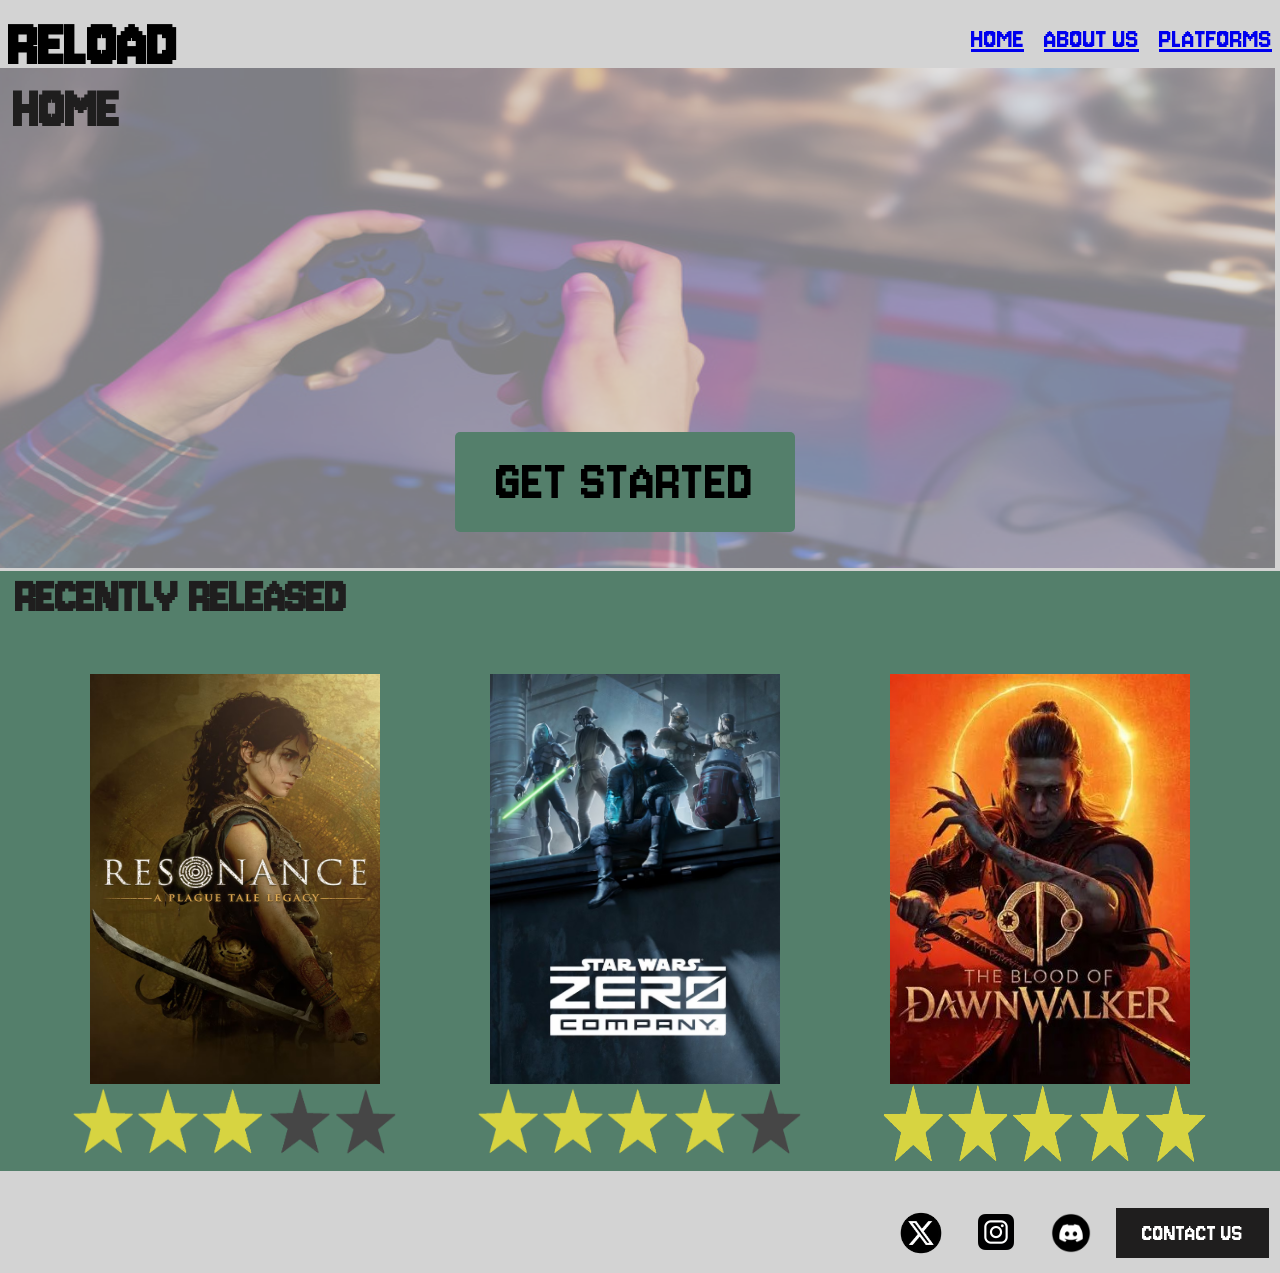
<file: index.html>
<!DOCTYPE html>
 <html lang="en">
    <html>
        <link rel="stylesheet" href="styles.css">
        <link href="https://fonts.googleapis.com/css2?family=Jersey+10&display=swap" rel="stylesheet">

        <head>
            <title>RELOAD</title>
            <!--Reagan Chapple-->
        </head>

        <body>

            <div style="display: flex; align-items: center; justify-content: space-between; gap: 20px;">
                <h1 style="margin: 0;">RELOAD</h1>
                    <div style="display: flex; gap: 20px; margin-left: auto;" class="nav-links">
                        <a href="index.html">HOME</a>
                        <a href="About.html">ABOUT US</a>
                        <a href="Platforms.html">PLATFORMS</a>
                </div>
            </div>
            <div style="position: relative; display: inline-block;">
                <img src="./Images/Home.jpg" alt="Home" class="main-img">
                <h2 style="position: absolute; top: 0; left: 0;">HOME</h2>
                <a href="Platforms.html" class="Get-Started" 
                style="position: absolute; z-index: 1;">GET STARTED</a>
            </div>

            <div class="HomeText">
                <h3>RECENTLY RELEASED</h3>
                <div style="display: flex; align-items: center; justify-content: space-between; gap: 20px;">
                    <img src="./Images/HOMERev1.avif" alt="Game 1" class="Review" style="align-items: left; margin-left: 90px;">
                    <img src="./Images/HOMERev2.avif" alt="Game 2" class="Review" style="align-items: center;">
                    <img src="./Images/HOMEREV3.jpg" alt="Game 3" class="Review" style="align-items: right; margin-right: 90px;"> 
                </div>
                <div style="display: flex; align-items: center; justify-content: space-between; gap: 20px;"> 
                    <img src="./Images/3stars.png" alt="3 Stars" class="Rating" style="align-items: left; margin-left: 70px;">
                    <img src="./Images/4stars.png" alt="4 Stars" class="Rating" style="align-items: center;">
                    <img src="./Images/5stars.png" alt="5 Stars" class="Rating" style="align-items: right; margin-right: 70px;">
                </div>
            </div>

            <footer>
                <div style="display: flex; align-items: center; justify-content: flex-end; gap: 20px; width: 100%;" class="contact-links">
                    <img src="./Images/X.png" alt="Contact1" class="X">
                    <img src="./Images/instagram.webp" alt="Contact2" class="Instagram">
                    <img src="./Images/discord.webp" alt="Contact3" class="Discord">
                    <button class="contact-button" style="width: 153px; height: 50px; flex: 0 0 auto;">CONTACT US</button>
                </div>
            </footer>
        </body>
    </html>
</file>
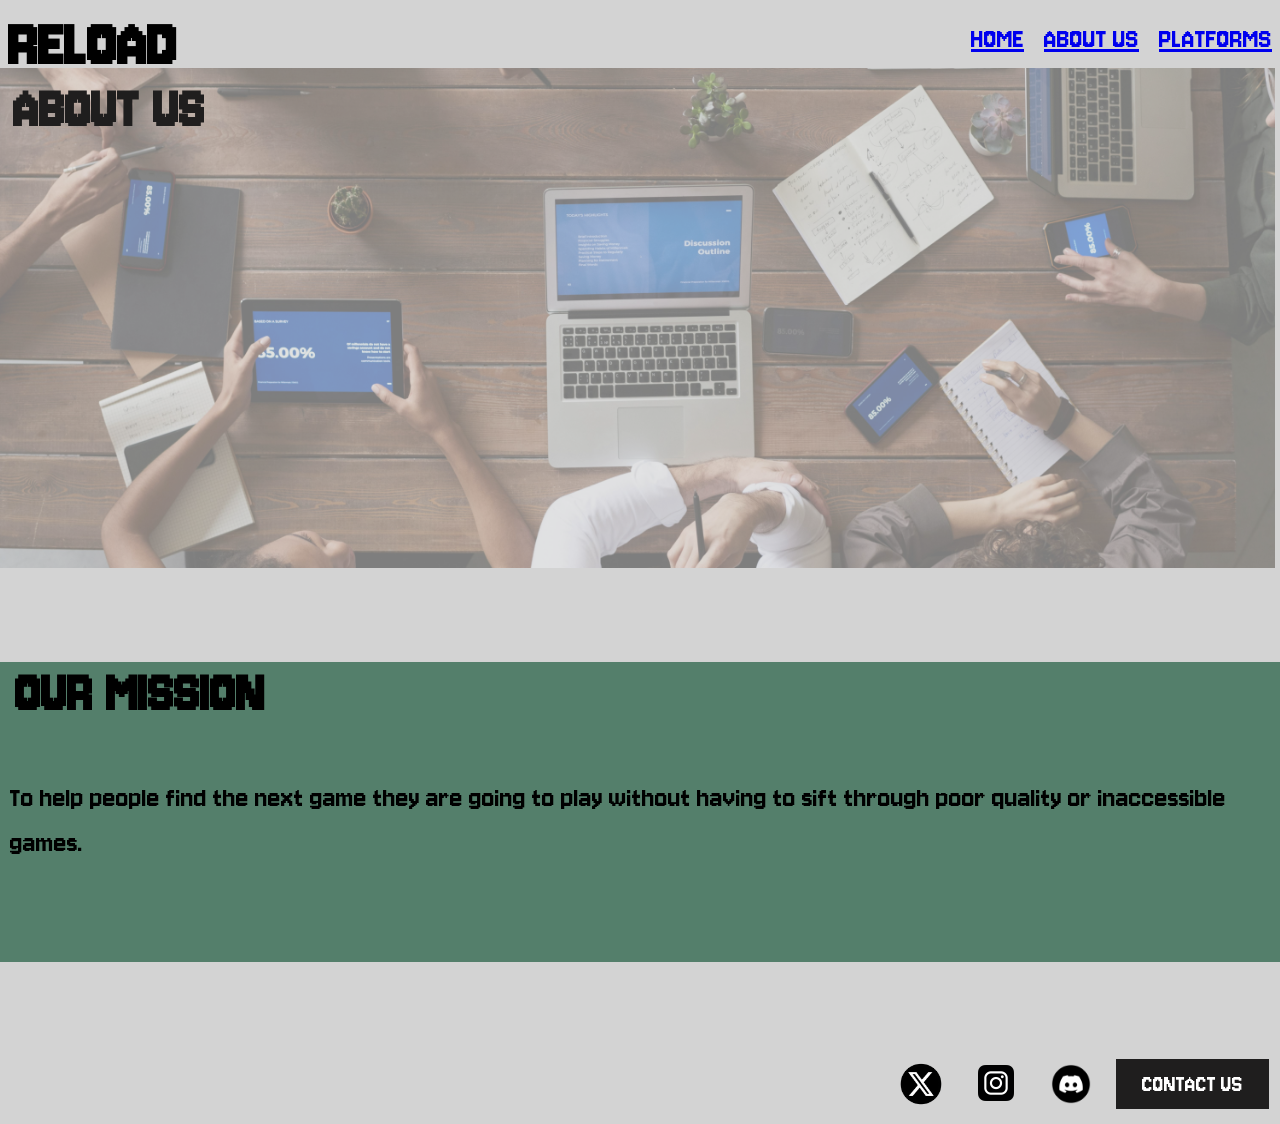
<file: About.html>
<!DOCTYPE html>  
<html lang="en">
    <html>
        <link rel="stylesheet" href="styles.css">
        <link href="https://fonts.googleapis.com/css2?family=Jersey+10&display=swap" rel="stylesheet">

        <head>
            <meta charset="UTF-8">
            <meta name="viewport" content="width=device-width, initial-scale=1.0">
            <title>About Us</title>
            <!--Reagan Chapple-->
        </head>

        <body>
             <div style="display: flex; align-items: center; justify-content: space-between;">
                <h1 style="margin: 0;">RELOAD</h1>
                    <div style="display: flex; margin-left: auto;" class="nav-links">
                        <a href="index.html">HOME</a>
                        <a href="About.html">ABOUT US</a>
                        <a href="Platforms.html">PLATFORMS</a>
                </div>
            </div>

            <div class="about-hero" style="position: relative; display: inline-block;">
                <img src="./Images/AboutUs.jpg" alt="About Us" class="main-img">
                <h2 style="position: absolute; top: 0; left: 0;">ABOUT US</h2>
            </div>

            <div class="AboutText">
                <h2 style="color: black; margin-left: 15px;">OUR MISSION</h2>
                <p style="font-size:30px">To help people find the next game they are going to play without having to sift through poor quality or inaccessible games.</p>
            </div>

             <footer>
                <div style="display: flex; align-items: center; justify-content: flex-end; gap: 20px; width: 100%;" class="contact-links">
                    <img src="./Images/X.png" alt="Contact1" class="X">
                    <img src="./Images/instagram.webp" alt="Contact2" class="Instagram">
                    <img src="./Images/discord.webp" alt="Contact3" class="Discord">
                    <button class="contact-button" style="width: 153px; height: 50px; flex: 0 0 auto;">CONTACT US</button>
                </div>
            </footer>
        </body>

    </html>
</file>
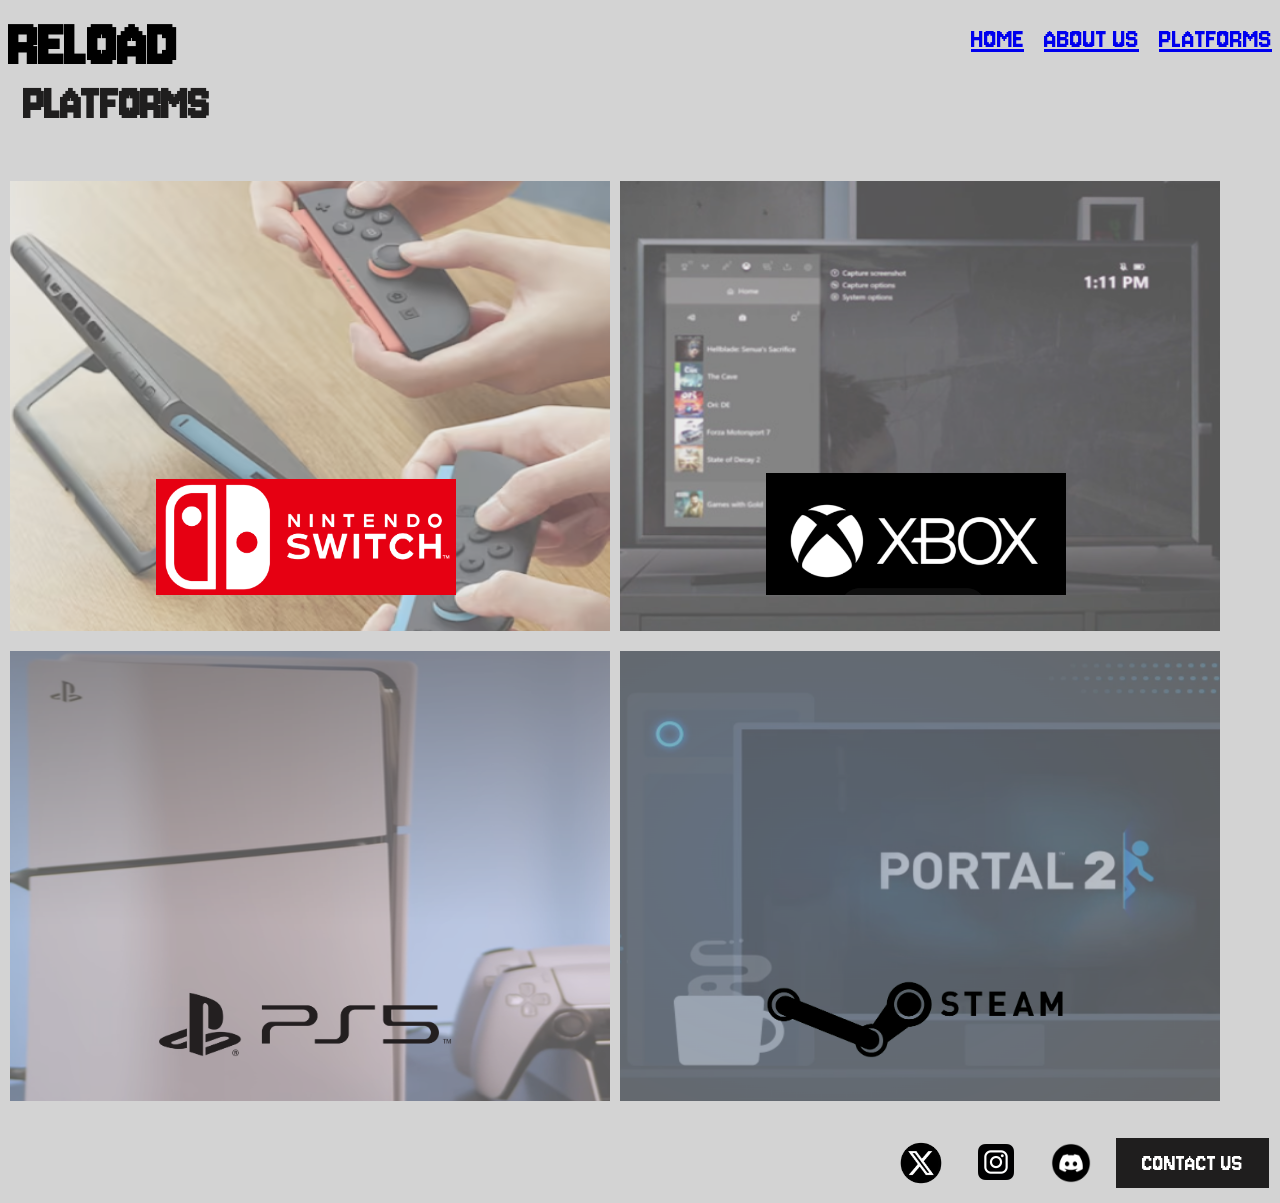
<file: Platforms.html>
<!DOCTYPE html>
<html lang="en">
    <html>
        <link rel="stylesheet" href="styles.css">
        <link href="https://fonts.googleapis.com/css2?family=Jersey+10&display=swap" rel="stylesheet">

        <head>
            <title>Platforms</title>
            <!--Reagan Chapple-->
        </head>

        <body>

            <div style="display: flex; align-items: center; justify-content: space-between; gap: 20px;">
                <h1 style="margin: 0;">RELOAD</h1>
                    <div style="display: flex; gap: 20px; margin-left: auto;" class="nav-links">
                        <a href="index.html">HOME</a>
                        <a href="About.html">ABOUT US</a>
                        <a href="Platforms.html">PLATFORMS</a>
                </div>
            </div>

            <h3>PLATFORMS</h3>
                <div style="display: grid; grid-template-columns: repeat(2, minmax(0, 1fr)); 
                gap: 20px; width: calc(100% - 40px); max-width: 1200px; margin: 0 auto;">
                    <div style="position: relative;">
                    <a href="Switch.html">
                        <img src="./Images/Switch.png" alt="Switch" class="Platforms">
                    </a>
                    <a href="Switch.html" aria-label="Get started" style="position: absolute; bottom: 8%; left: 45%; transform: translateX(-50%);">
                        <img src="./Images/NintendoLogo.png" alt="Nintendo" style="display: block; width: 300px; height: auto;">
                    </a>
                    </div>
                    <div style="position: relative;">
                   <a href="XBOX.html">
                        <img src="./Images/Xbox.png" alt="Xbox" class="Platforms">
                    </a>
                    <a href="XBOX.html" aria-label="Get started" style="position: absolute; bottom: 8%; left: 45%; transform: translateX(-50%);">
                        <img src="./Images/XboxLogo.png" alt="XBOX" style="display: block; width: 300px; height: auto;">
                    </a>
                    </div>
                    <div style="position: relative;">
                         <a href="Playstation.html">
                                <img src="./Images/PS5.png" alt="PS5" class="Platforms">
                         </a>
                    <a href="Playstation.html" aria-label="Get started" style="position: absolute; bottom: 8%; left: 45%; transform: translateX(-50%);">
                        <img src="./Images/PS5Logo.png" alt="PLAYSTATION 5" style="display: block; width: 300px; height: auto;">
                    </a>
                    </div>
                    <div style="position: relative;">
                     <a href="STEAM.html">
                    <img src="./Images/Steam.png" alt="Steam" class="Platforms">
                     </a>
                    <a href="STEAM.html" aria-label="Get started" style="position: absolute; bottom: 8%; left: 45%; transform: translateX(-50%);">
                        <img src="./Images/SteamLogo.png" alt="STEAM" style="display: block; width: 300px; height: auto;">
                    </a>
                    </div>
                </div>


            <footer>
                <div style="display: flex; align-items: center; justify-content: flex-end; gap: 20px; width: 100%;" class="contact-links">
                    <img src="./Images/X.png" alt="Contact1" class="X">
                    <img src="./Images/instagram.webp" alt="Contact2" class="Instagram">
                    <img src="./Images/discord.webp" alt="Contact3" class="Discord">
                    <button class="contact-button" style="width: 153px; height: 50px; flex: 0 0 auto;">CONTACT US</button>
                </div>
            </footer>
        </body>
    </html>
</file>
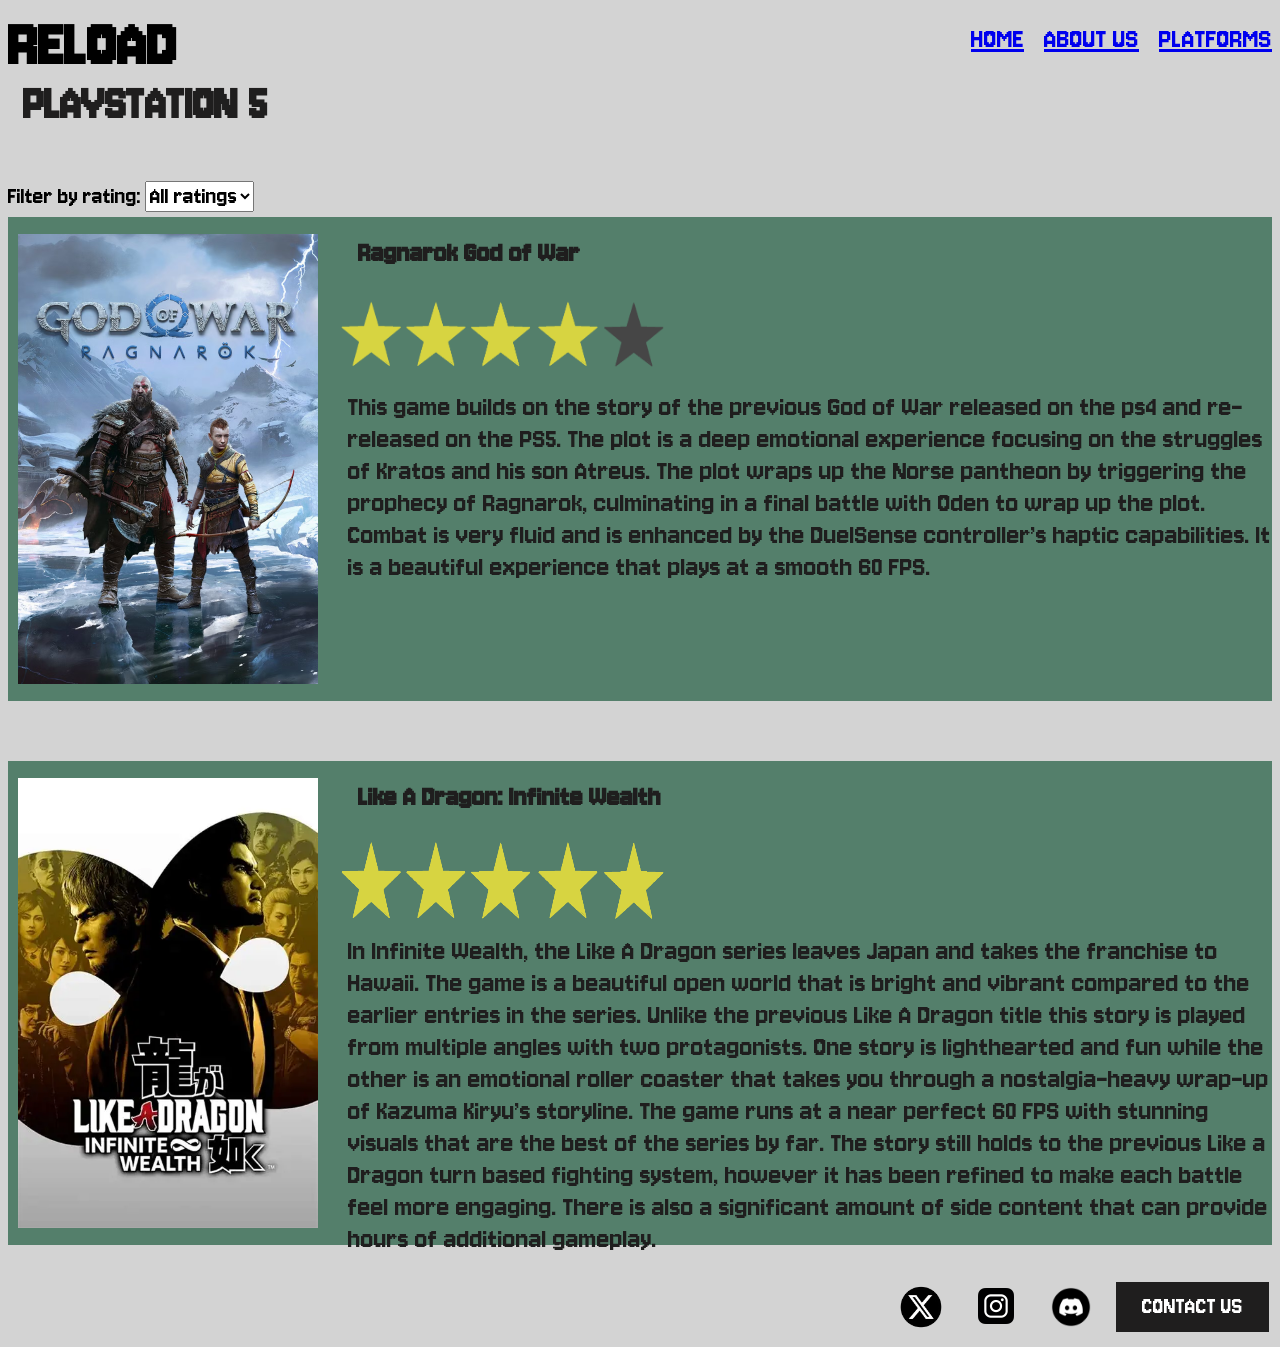
<file: Playstation.html>
<!DOCTYPE html>  
<html lang="en">
    <html>
        <link rel="stylesheet" href="styles.css">
        <link href="https://fonts.googleapis.com/css2?family=Jersey+10&display=swap" rel="stylesheet">


        <head>
            <title>Playstation 5</title>
            <!--Reagan Chapple-->
        </head>

         <body>
             <div style="display: flex; align-items: center; justify-content: space-between; gap: 20px;">
                <h1 style="margin: 0;">RELOAD</h1>
                    <div style="display: flex; gap: 20px; margin-left: auto;" class="nav-links">
                        <a href="index.html">HOME</a>
                        <a href="About.html">ABOUT US</a>
                        <a href="Platforms.html">PLATFORMS</a>
                </div>
            </div>

            <h3>PLAYSTATION 5</h3>

            <label for="star-filter" class="star-filter" >Filter by rating:</label>
                <select id="star-filter"class="star-filter">>
                    <option value="all">All ratings</option>
                    <option value="5stars.png">5 stars</option>
                    <option value="4stars.png">4 stars</option>
                    <option value="3stars.png">3 stars</option>
                    <option value="2stars.png">2 stars</option>
                    <option value="1star.png">1 star</option>
                </select>
             
            <div style="display: flex; align-items: center; justify-content: space-between; gap: 20px; background-color: #547F6B; margin-bottom: 20px;">
                <img src="./Images/PR1.avif" alt="Playstation Review 1" class="GameReview" style="width: 350px; height: 450px;">
                    <div>
                        <h4 class="GameTitle" style="height: 20px;">Ragnarok God of War</h4>
                        <img src="./Images/4stars.png" alt="4 stars" class="Rating"> 
                        <p class="GameReview">This game builds on the story of the previous God of War released on the ps4 and re-released on the PS5.  
                            The plot is a deep emotional experience focusing on the struggles of Kratos and his son Atreus. 
                            The plot wraps up the Norse pantheon by triggering the prophecy of Ragnarok, culminating in a final battle with Oden to wrap up the plot. 
                            Combat is very fluid and is enhanced by the DuelSense controller’s haptic capabilities. 
                            It is a beautiful experience that plays at a smooth 60 FPS.</p>
                    </div>
            </div>

            <div style="display: flex; align-items: center; justify-content: space-between; gap: 20px; background-color: #547F6B; margin-top: 60px;">
                <img src="./Images/PR2.webp" alt="Playstation Review 2" class="GameReview" style="width: 350px; height: 450px;">
                    <div>
                        <h4 class="GameTitle" style="height: 20px;">Like A Dragon: Infinite Wealth</h4>
                        <img src="./Images/5stars.png" alt="5 stars" class="Rating"> 
                        <p class="GameReview">In Infinite Wealth, the Like A Dragon series leaves Japan and takes the franchise to Hawaii.  
                            The game is a beautiful open world that is bright and vibrant compared to the earlier entries in the series.  
                            Unlike the previous Like A Dragon title this story is played from multiple angles with two protagonists.  
                            One story is lighthearted and fun while the other is an emotional roller coaster that takes you through 
                            a nostalgia-heavy wrap-up of Kazuma Kiryu’s storyline. The game runs at a near perfect 60 FPS with stunning visuals that are the best of the series by far.
                            The story still holds to the previous Like a Dragon turn based fighting system, however it has been refined to make each battle feel more engaging. 
                            There is also a significant amount of side content that can provide hours of additional gameplay. </p>
                    </div>
            </div>
            
             <footer>
                <div style="display: flex; align-items: center; justify-content: flex-end; gap: 20px; width: 100%;" class="contact-links">
                    <img src="./Images/X.png" alt="Contact1" class="X">
                    <img src="./Images/instagram.webp" alt="Contact2" class="Instagram">
                    <img src="./Images/discord.webp" alt="Contact3" class="Discord">
                    <button class="contact-button" style="width: 153px; height: 50px; flex: 0 0 auto;">CONTACT US</button>
                </div>
            </footer>

            <script>
                const starFilter = document.getElementById("star-filter");

                starFilter.addEventListener("change", function () {
                    const selectedRating = starFilter.value;

                    document.querySelectorAll(".Rating").forEach(function (ratingImage) {
                        const review = ratingImage.parentElement.parentElement;
                        const ratingImageName = new URL(ratingImage.src).pathname.split("/").pop();
                        review.style.display = selectedRating === "all" || ratingImageName === selectedRating
                            ? "flex"
                            : "none";
                    });
                });
            </script>
            </body>
    </html>
</file>
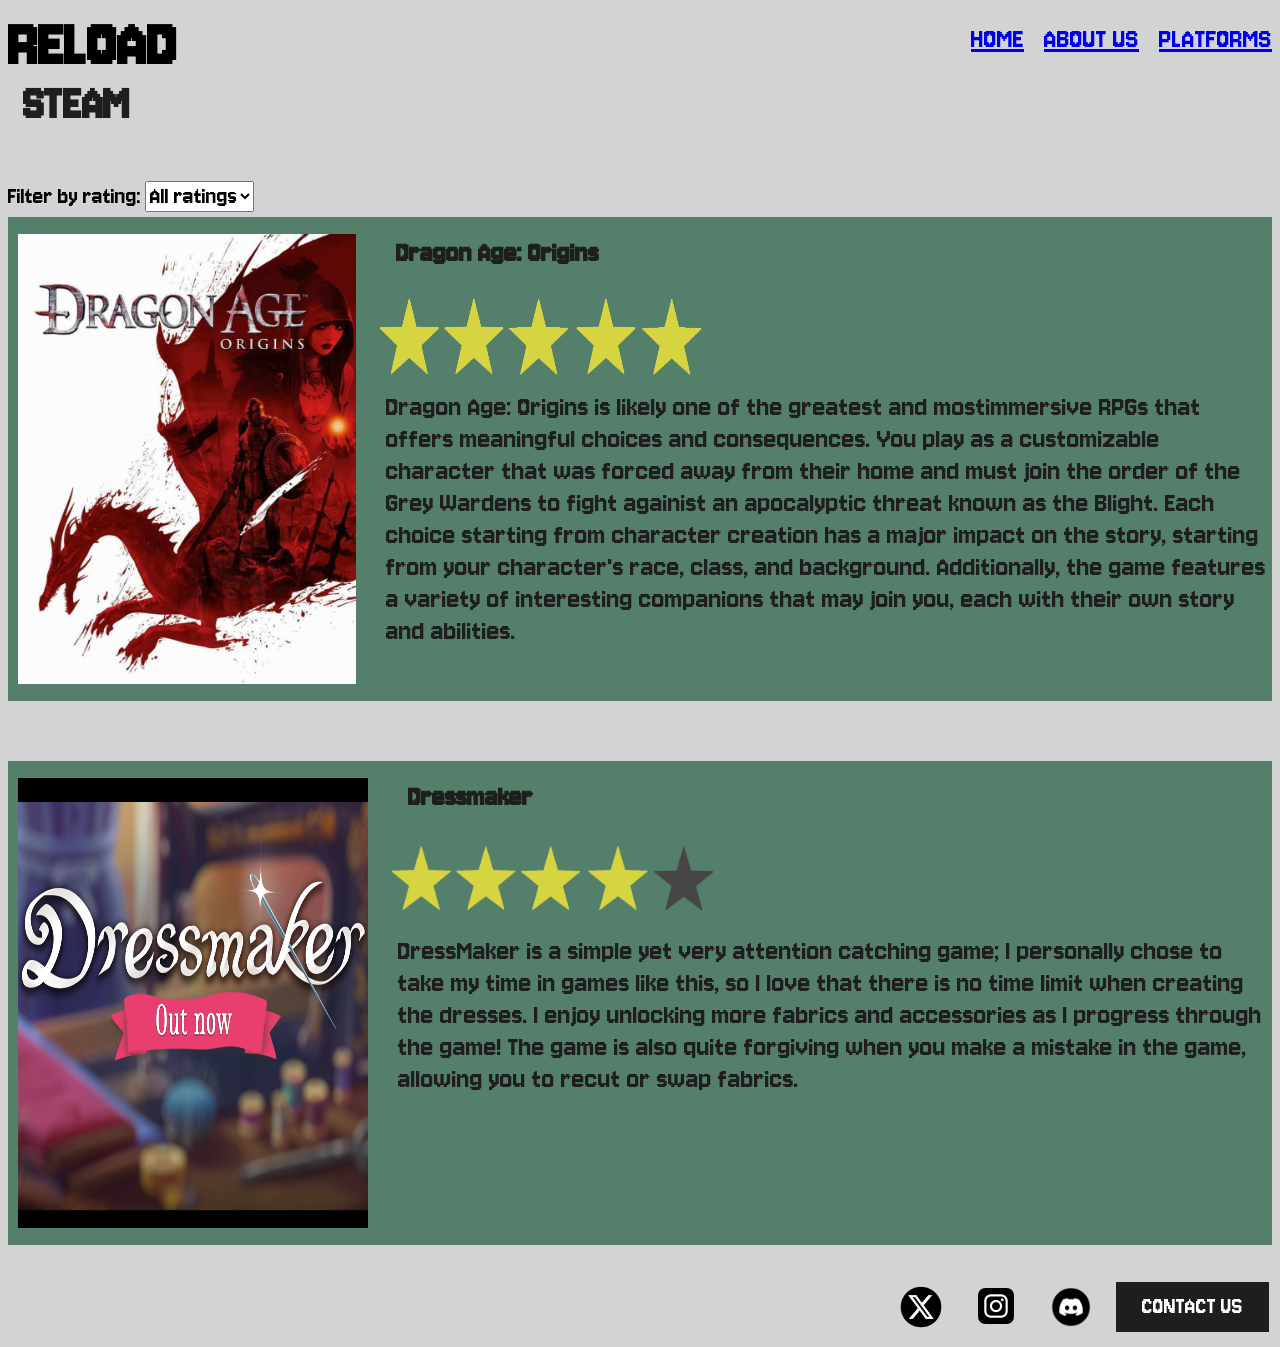
<file: STEAM.html>
<!DOCTYPE html>  
<html lang="en">
    <html>
        <link rel="stylesheet" href="styles.css">
        <link href="https://fonts.googleapis.com/css2?family=Jersey+10&display=swap" rel="stylesheet">


        <head>
            <title>Steam</title>
            <!--Reagan Chapple-->
        </head>

         <body>
             <div style="display: flex; align-items: center; justify-content: space-between; gap: 20px;">
                <h1 style="margin: 0;">RELOAD</h1>
                    <div style="display: flex; gap: 20px; margin-left: auto;" class="nav-links">
                        <a href="index.html">HOME</a>
                        <a href="About.html">ABOUT US</a>
                        <a href="Platforms.html">PLATFORMS</a>
                </div>
            </div>

            <h3>STEAM</h3>

            <label for="star-filter" class="star-filter" >Filter by rating:</label>
                <select id="star-filter"class="star-filter">>
                    <option value="all">All ratings</option>
                    <option value="5stars.png">5 stars</option>
                    <option value="4stars.png">4 stars</option>
                    <option value="3stars.png">3 stars</option>
                    <option value="2stars.png">2 stars</option>
                    <option value="1star.png">1 star</option>
                </select>
             
            <div style="display: flex; align-items: center; justify-content: space-between; gap: 20px; background-color: #547F6B; margin-bottom: 20px;">
                <img src="./Images/StR1.jpg" alt="Steam Review 1" class="GameReview" style="width: 350px; height: 450px;">
                    <div>
                        <h4 class="GameTitle" style="height: 20px;">Dragon Age: Origins</h4>
                        <img src="./Images/5stars.png" alt="5 stars" class="Rating"> 
                        <p class="GameReview">Dragon Age: Origins is likely one of the greatest and mostimmersive RPGs that offers meaningful choices and consequences. 
                        You play as a customizable character that was forced away from their home and must join the order of the Grey Wardens to fight againist
                        an apocalyptic threat known as the Blight. Each choice starting from character creation has a major impact on the story, starting from
                        your character's race, class, and background. Additionally, the game features a variety of interesting companions that may join you, each with their own story and abilities. 
                        </p>
                    </div>
            </div>

            <div style="display: flex; align-items: center; justify-content: space-between; gap: 20px; background-color: #547F6B; margin-top: 60px;">
                <img src="./Images/StR2.png" alt="Steam Review 2" class="GameReview" style="width: 350px; height: 450px;">
                    <div>
                        <h4 class="GameTitle" style="height: 20px;">Dressmaker</h4>
                        <img src="./Images/4stars.png" alt="4 stars" class="Rating"> 
                        <p class="GameReview">DressMaker is a simple yet very attention catching game; 
                            I personally chose to take my time in games like this, 
                            so I love that there is no time limit when creating the dresses. 
                            I enjoy unlocking more fabrics and accessories as I progress through the game! 
                            The game is also quite forgiving when you make a mistake in the game, 
                            allowing you to recut or swap fabrics.</p>
                    </div>
            </div>
            
             <footer>
                <div style="display: flex; align-items: center; justify-content: flex-end; gap: 20px; width: 100%;" class="contact-links">
                    <img src="./Images/X.png" alt="Contact1" class="X">
                    <img src="./Images/instagram.webp" alt="Contact2" class="Instagram">
                    <img src="./Images/discord.webp" alt="Contact3" class="Discord">
                    <button class="contact-button" style="width: 153px; height: 50px; flex: 0 0 auto;">CONTACT US</button>
                </div>
            </footer>

            <script>
                const starFilter = document.getElementById("star-filter");

                starFilter.addEventListener("change", function () {
                    const selectedRating = starFilter.value;

                    document.querySelectorAll(".Rating").forEach(function (ratingImage) {
                        const review = ratingImage.parentElement.parentElement;
                        const ratingImageName = new URL(ratingImage.src).pathname.split("/").pop();
                        review.style.display = selectedRating === "all" || ratingImageName === selectedRating
                            ? "flex"
                            : "none";
                    });
                });
            </script>
            </body>
    </html>
</file>
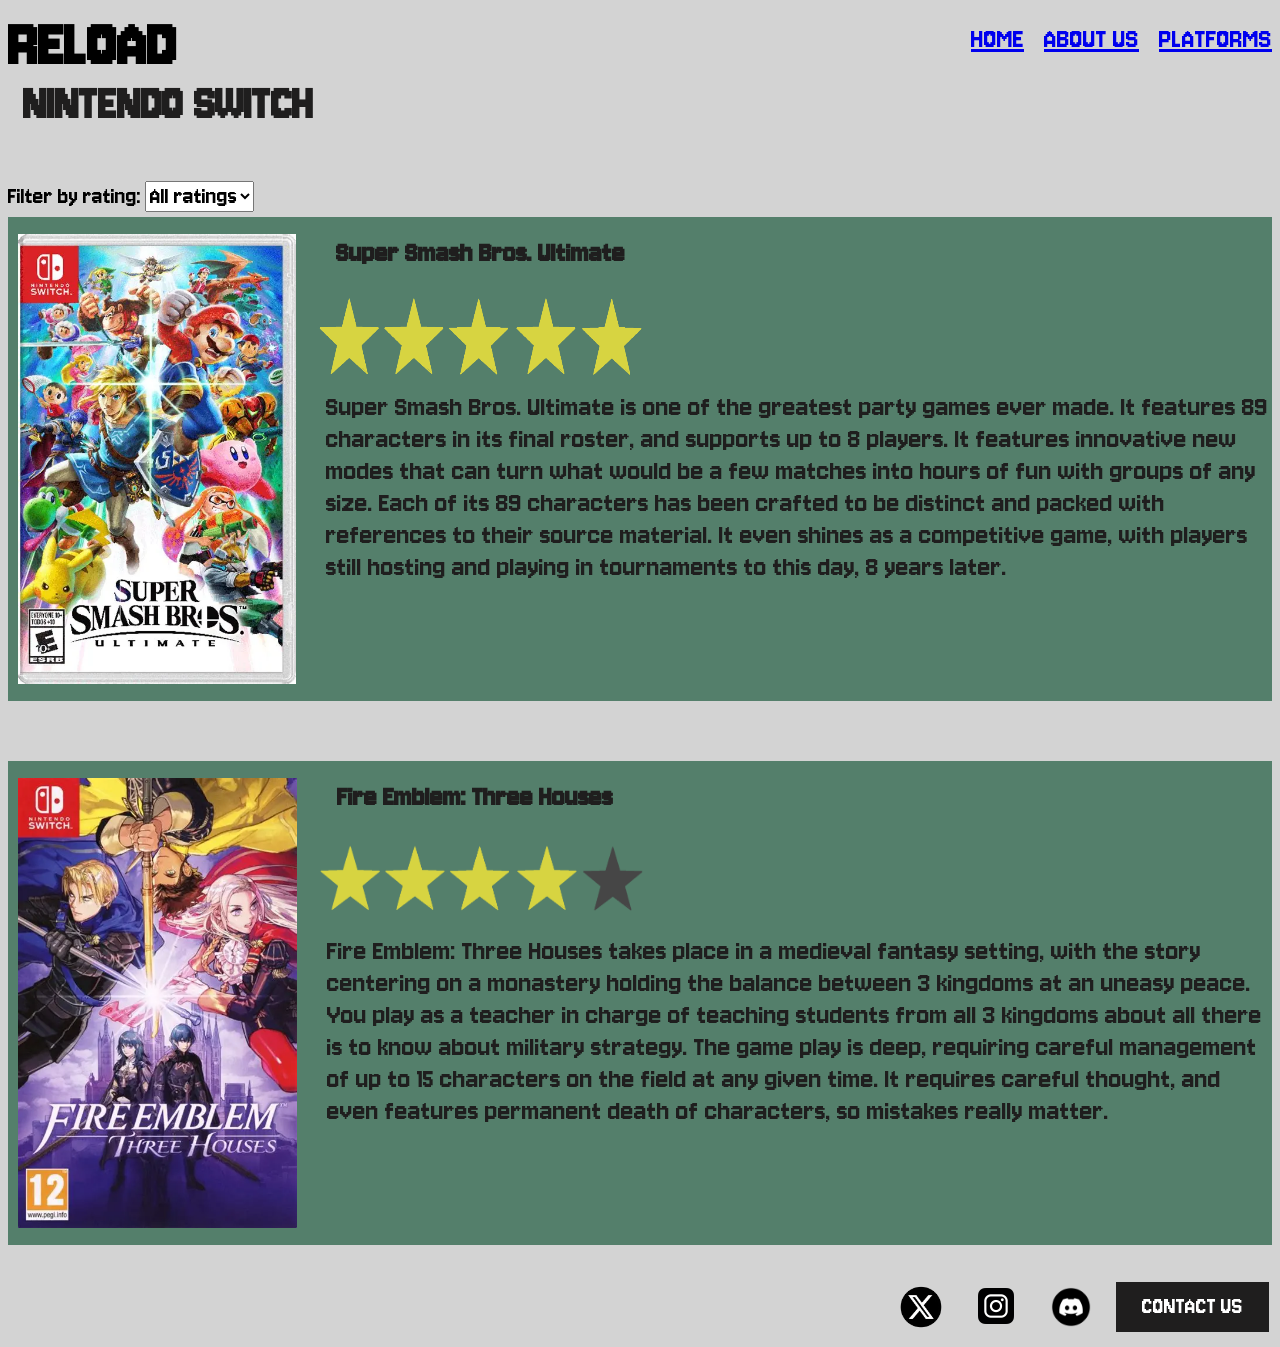
<file: Switch.html>
<!DOCTYPE html>  
<html lang="en">
    <html>
        <link rel="stylesheet" href="styles.css">
        <link href="https://fonts.googleapis.com/css2?family=Jersey+10&display=swap" rel="stylesheet">


        <head>
            <meta charset="UTF-8">
            <meta name="viewport" content="width=device-width, initial-scale=1.0">
            <title>Nintendo Switch</title>
            <!--Reagan Chapple-->
        </head>

        <body>
             <div style="display: flex; align-items: center; justify-content: space-between;">
                <h1 style="margin: 0;">RELOAD</h1>
                    <div style="display: flex; margin-left: auto;" class="nav-links">
                        <a href="index.html">HOME</a>
                        <a href="About.html">ABOUT US</a>
                        <a href="Platforms.html">PLATFORMS</a>
                </div>
            </div>

            <h3>NINTENDO SWITCH</h3>

            <label for="star-filter" class="star-filter" >Filter by rating:</label>
                <select id="star-filter"class="star-filter">>
                    <option value="all">All ratings</option>
                    <option value="5stars.png">5 stars</option>
                    <option value="4stars.png">4 stars</option>
                    <option value="3stars.png">3 stars</option>
                    <option value="2stars.png">2 stars</option>
                    <option value="1star.png">1 star</option>
                </select>
            
            <div class="review-card" style="display: flex; align-items: center; justify-content: space-between; gap: 20px; background-color: #547F6B; margin-bottom: 20px;">
                <img src="./Images/SR1.webp" alt="Switch Review 1" class="GameReview" style="width: 350px; height: 450px;">
                    <div>
                        <h4 class="GameTitle" style="height: 20px;">Super Smash Bros. Ultimate</h4>
                        <img src="./Images/5stars.png" alt="5 stars" class="Rating"> 
                        <p class="GameReview">Super Smash Bros. Ultimate is one of the greatest party games ever made. It features 89 characters in its final roster, 
                        and supports up to 8 players. It features innovative new modes that can turn what would be a few matches into hours of fun 
                        with groups of any size. Each of its 89 characters has been crafted to be distinct and packed with references to their source 
                        material. It even shines as a competitive game, with players still hosting and playing in tournaments to this day, 8 years later.</p>
                    </div>
            </div>

            <div class="review-card" style="display: flex; align-items: center; justify-content: space-between; gap: 20px; background-color: #547F6B; margin-top: 60px;">
                <img src="./Images/Sr2.webp" alt="Switch Review 2" class="GameReview" style="width: 350px; height: 450px;">
                    <div>
                        <h4 class="GameTitle" style="height: 20px;">Fire Emblem: Three Houses</h4>
                        <img src="./Images/4stars.png" alt="4 stars" class="Rating"> 
                        <p class="GameReview">Fire Emblem: Three Houses takes place in a medieval fantasy setting, with the story centering on a monastery
                            holding the balance between 3 kingdoms at an uneasy peace. You play as a teacher in charge of teaching students from all 3 
                            kingdoms about all there is to know about military strategy. The game play is deep, requiring careful management of up to 15 
                            characters on the field at any given time. It requires careful thought, and even features permanent death of characters, 
                            so mistakes really matter.</p>
                    </div>
            </div>
            
             <footer>
                <div style="display: flex; align-items: center; justify-content: flex-end; gap: 20px; width: 100%;" class="contact-links">
                    <img src="./Images/X.png" alt="Contact1" class="X">
                    <img src="./Images/instagram.webp" alt="Contact2" class="Instagram">
                    <img src="./Images/discord.webp" alt="Contact3" class="Discord">
                    <button class="contact-button" style="width: 153px; height: 50px; flex: 0 0 auto;">CONTACT US</button>
                </div>
            </footer>

            <script>
                const starFilter = document.getElementById("star-filter");

                starFilter.addEventListener("change", function () {
                    const selectedRating = starFilter.value;

                    document.querySelectorAll(".review-card").forEach(function (card) {
                        const ratingImage = card.querySelector(".Rating");
                        const ratingImageName = ratingImage.src.split("/").pop();
                        card.style.display = selectedRating === "all" || ratingImageName === selectedRating
                            ? "flex"
                            : "none";
                    });
                });
            </script>
            </body>
    </html>
</file>
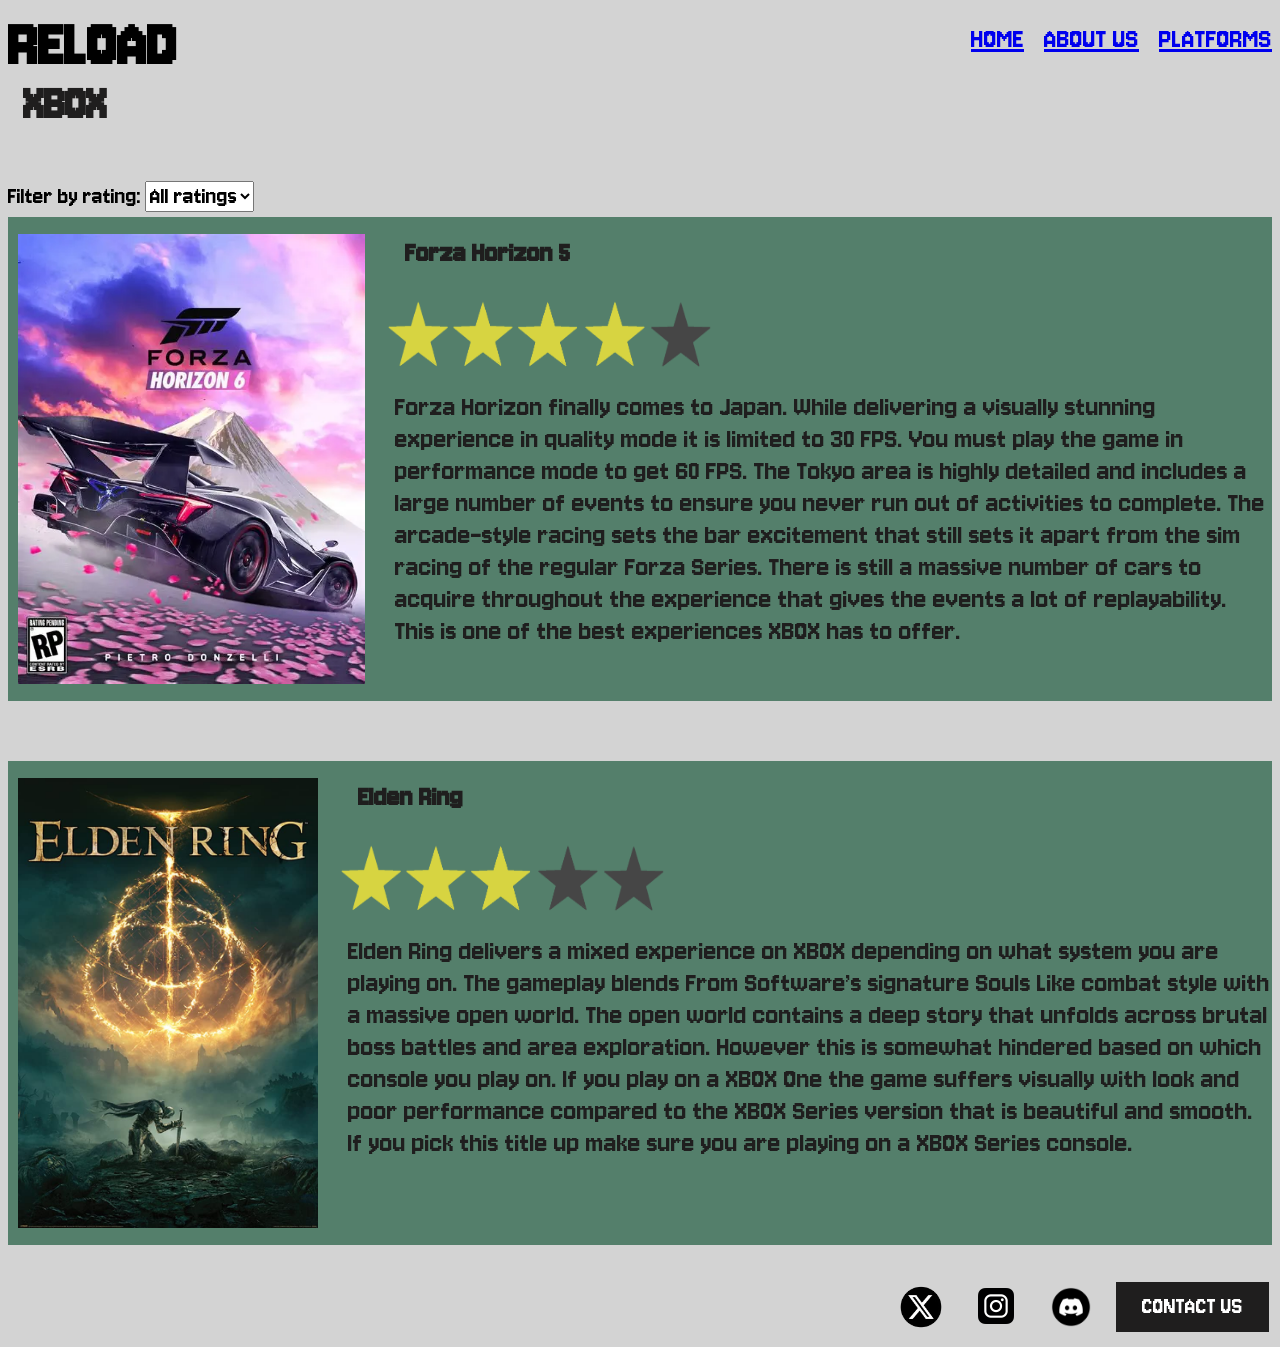
<file: XBOX.html>
<!DOCTYPE html>
<html lang="en">
    <html>
        <link rel="stylesheet" href="styles.css">
        <link href="https://fonts.googleapis.com/css2?family=Jersey+10&display=swap" rel="stylesheet">


        <head>
            <title>Xbox</title>
            <!--Reagan Chapple-->
        </head>

         <body>
             <div style="display: flex; align-items: center; justify-content: space-between; gap: 20px;">
                <h1 style="margin: 0;">RELOAD</h1>
                    <div style="display: flex; gap: 20px; margin-left: auto;" class="nav-links">
                        <a href="index.html">HOME</a>
                        <a href="About.html">ABOUT US</a>
                        <a href="Platforms.html">PLATFORMS</a>
                </div>
            </div>

            <h3>XBOX</h3>

            <label for="star-filter" class="star-filter" >Filter by rating:</label>
                <select id="star-filter"class="star-filter">>
                    <option value="all">All ratings</option>
                    <option value="5stars.png">5 stars</option>
                    <option value="4stars.png">4 stars</option>
                    <option value="3stars.png">3 stars</option>
                    <option value="2stars.png">2 stars</option>
                    <option value="1star.png">1 star</option>
                </select>
             
            <div style="display: flex; align-items: center; justify-content: space-between; gap: 20px; background-color: #547F6B; margin-bottom: 20px;">
                <img src="./Images/XR1.webp" alt="Xbox Review 1" class="GameReview" style="width: 350px; height: 450px;">
                    <div>
                        <h4 class="GameTitle" style="height: 20px;">Forza Horizon 5</h4>
                        <img src="./Images/4stars.png" alt="4 stars" class="Rating"> 
                        <p class="GameReview">Forza Horizon finally comes to Japan.  While delivering a visually stunning experience in quality mode it is limited to 30 FPS. 
                            You must play the game in performance mode to get 60 FPS.  The Tokyo area is highly detailed and includes a large number of events to 
                            ensure you never run out of activities to complete.  The arcade-style racing sets the bar excitement that still sets it apart from the
                            sim racing of the regular Forza Series. There is still a massive number of cars to acquire throughout the experience that gives the events a lot of replayability.  
                            This is one of the best experiences XBOX has to offer.</p>
                    </div>
            </div>

            <div style="display: flex; align-items: center; justify-content: space-between; gap: 20px; background-color: #547F6B; margin-top: 60px;">
                <img src="./Images/XR2.jpg" alt="Xbox Review 2" class="GameReview" style="width: 350px; height: 450px;">
                    <div>
                        <h4 class="GameTitle" style="height: 20px;">Elden Ring</h4>
                        <img src="./Images/3stars.png" alt="3 stars" class="Rating"> 
                        <p class="GameReview">Elden Ring delivers a mixed experience on XBOX depending on what system you are playing on.  
                            The gameplay blends From Software’s signature Souls Like combat style with a massive open world.  
                            The open world contains a deep story that unfolds across brutal boss battles and area exploration.  
                            However this is somewhat hindered based on which console you play on.  
                            If you play on a XBOX One the game suffers visually with look and poor performance compared to the XBOX Series version that is beautiful and smooth.
                              If you pick this title up make sure you are playing on a XBOX Series console.</p>
                    </div>
            </div>
            
             <footer>
                <div style="display: flex; align-items: center; justify-content: flex-end; gap: 20px; width: 100%;" class="contact-links">
                    <img src="./Images/X.png" alt="Contact1" class="X">
                    <img src="./Images/instagram.webp" alt="Contact2" class="Instagram">
                    <img src="./Images/discord.webp" alt="Contact3" class="Discord">
                    <button class="contact-button" style="width: 153px; height: 50px; flex: 0 0 auto;">CONTACT US</button>
                </div>
            </footer>

            <script>
                const starFilter = document.getElementById("star-filter");

                starFilter.addEventListener("change", function () {
                    const selectedRating = starFilter.value;

                    document.querySelectorAll(".Rating").forEach(function (ratingImage) {
                        const review = ratingImage.parentElement.parentElement;
                        const ratingImageName = new URL(ratingImage.src).pathname.split("/").pop();
                        review.style.display = selectedRating === "all" || ratingImageName === selectedRating
                            ? "flex"
                            : "none";
                    });
                });
            </script>
            </body>
    </html>
</file>
<file: styles.css>
body{
background-color: lightgray;
}
h1{
    color: black;
    font-size: 70px;
    font-family: 'Jersey 10', sans-serif;
    height: 60px;
}

h2{
    color: #1f1e1e;
    font-size: 60px;
    margin-top: 10px;
    margin-left: 5px;
    font-family: 'Jersey 10', sans-serif;

}

h3{
    color: #1f1e1e;
    margin-left: 15px;
    margin-top: 10px;
    font-size: 50px;
    font-family: 'Jersey 10', sans-serif;
}

.nav-links {
    color: black;
    font-size: 30px;
    font-family: 'Jersey 10', sans-serif;
    height: 30px;
    gap: 20px;
    text-decoration: none;
}

.main-img{
    width: 100vw;
    margin-left: calc(50% - 34vw);
    height: 500px;
    opacity: 0.4;
}

.Get-Started {
    background-color: #547F6B;
    color: black;
    height: 80px;
    width: 300px;
    padding: 10px 20px;
    border: none;
    border-radius: 5px;
    cursor: pointer;
    font-size: 60px;
    font-family: 'Jersey 10', sans-serif;
    text-decoration: none;
    display: inline-flex;
    align-items: center;
    justify-content: center;
    position: relative;
    bottom: 40px; 
    left: 73%; 
    transform: translateX(-50%);
}

.recent-reviews{
    gap: 20px;
    width: 280px;
    height: 400px;
    align-items: left;
    margin-left: 90px;
}

.HomeText{
    background-color: #547F6B;
    width: 100vw;
    margin-left: calc(50% - 50vw);
    height: 600px;
    margin-top: -11px;
    font-family: 'Jersey 10', sans-serif;
}

.AboutText{
    background-color: #547F6B;
    color: #1f1e1e;
    width: 100vw;
    margin-left: calc(50% - 50vw);
    height: 300px;
    margin-top: 90px;
    margin-bottom: 90px;
    font-size: 60px;
}

p{
    color: black;
    margin-left: 20px;
    margin-top: 10px;
    font-size: 40px;
    font-family: 'Jersey 10', sans-serif;
}

.Review{
    width: 300px;
    height: 410px;
    align-items: left;
    margin-left: 90px;
}
.Rating{
    width: 330px;
    height: 80px;
}

.Platforms{
    Opacity: 0.6;
    width: 600px; 
    height: 450px; 
    margin-left: -30px;
    display: block;
}

.GameTitle{
    align-items: Center;
    font-size: 30px;
    color: #1f1e1e;
    font-family: 'Jersey 10', sans-serif;
    margin-left: 20px;
    margin-top: 20px;
}

.GameReview{
    align-items: right;
    Background-color: #547F6B;
    height: 280px;
    font-size: 30px;
    color: #1f1e1e;
    margin-left: 10px;
}

footer{
    text-align: center;
    padding: 3px;
    margin-top: 50px;
    font-color: white;
}

.X{
    width: 50px;
    height: 50px;
}
.Instagram{
    width: 60px;
    height: 60px;
    margin-top: -2px;
}
.Discord{
    width: 50px;
    height: 50px;
}

.contact-button{
    background-color: #1f1e1e;
    color: white;
    border: none;
    font-size: 25px;
    font-family: 'Jersey 10', sans-serif;
}

.star-filter{
    color: black;
    font-size: 25px;
    margin-bottom: 5px;
    font-family: 'Jersey 10', sans-serif;
}

@media screen and (max-width: 480px) {

    html {
        overflow-x: hidden;
    }

    *,
    *::before,
    *::after {
        box-sizing: border-box;
    }

    body {
        padding: 10px;
        width: 100%;
        max-width: 100%;
        overflow-x: hidden;
    }

    img {
        display: block;
        max-width: 100%;
        height: auto;
    }

    /* Navigation */

    .header {
        flex-direction: column;
        gap: 10px;
    }

    h1 {
        font-size: 55px;
        height: auto;
        line-height: 1;
    }

    .nav-links {
        gap: 5px;
        flex-wrap: nowrap;
        justify-content: center;
        max-width: 100%;
        height: auto;
        font-size: 25px;
    }

    .nav-links a {
        font-size: 21px;
        padding: 8px 6px;
    }

    /* General headings */

    .page-title {
        font-size: 38px;
        text-align: center;
    }

    

    h2 {
        top: 10px;
        left: 10px;
        font-size: 30px;
    }
    /* Game review sections */

    .game-review {
        flex-direction: column;
        align-items: center;
        text-align: center;
        padding: 15px;
        gap: 10px;
        width: 80px;
        height: 100px;
    }

    .GameReview {
        height: auto;
        margin: 0;
        padding: 15px;
        font-size: 21px;
        overflow-wrap: anywhere;
    }

    .GameTitle {
        font-size: 25px;
        margin: 10px 0;
    }

     .review-card {
        flex-direction: column;
        align-items: stretch !important;
    }

    .review-card > img {
        width: 100% !important;
        height: auto !important;
    }

    .review-card > div {
        width: 100%;
    }
/*about */


     .about-hero {
                        display: block !important;
                        width: 100vw;
                        margin-left: calc(50% - 50vw);
                    }

                    .about-hero .main-img {
                        display: block;
                        width: 600px;
                        max-width: none;
                        height: 320px;
                        opacity: 0.4;
                        padding: 5px;
                        margin-left: calc(50% - 50vw);
                    }
                }
                    .AboutText p {
                        box-sizing: border-box;
                        margin: 0 10px 15px;
                        font-size: clamp(1rem, 4.5vw, 1.2rem);
                        line-height: 1.5;
                        overflow-wrap: anywhere;
                    }
                }

    p {
        margin-left: 0;
        font-size: 23px;
        overflow-wrap: anywhere;
    }

    /* Footer */

    footer {
        margin-top: 30px;
    }

    .contact-links {
        justify-content: center;
        gap: 15px;
    }

    .contact-button {
        width: 100%;
        max-width: 200px;
    }
}
</file>
